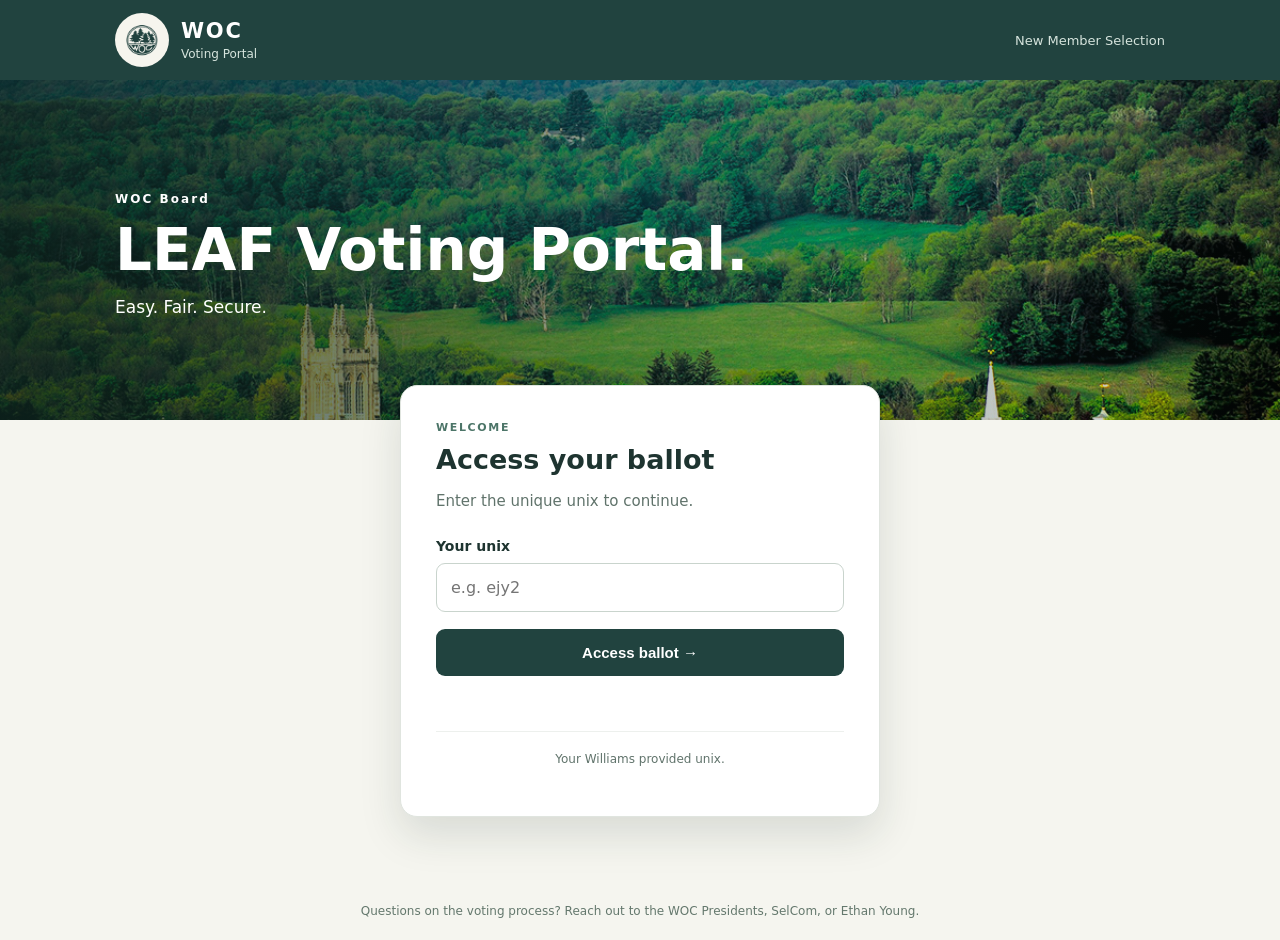
<file: index.html>
<!doctype html>
<html lang="en">
<head>
  <meta charset="utf-8">
  <meta name="viewport" content="width=device-width, initial-scale=1">
  <meta name="theme-color" content="#21433f">
  <title>WOC | Voting Portal</title>

  <link rel="stylesheet" href="style.css">

  <script src="config.js" defer></script>
  <script src="results-core.js" defer></script>
  <script src="script.js" defer></script>

  <style>
    /* Election results */
    .results-summary {
      display: grid;
      grid-template-columns: repeat(3, 1fr);
      gap: 12px;
      margin: 24px 0;
    }

    .results-summary > div {
      background: #f2f6f3;
      border: 1px solid #dce5dc;
      border-radius: 10px;
      padding: 16px 10px;
      text-align: center;
    }

    .results-summary strong {
      display: block;
      color: #234638;
      font-size: 1.8rem;
    }

    .results-summary span {
      display: block;
      margin-top: 5px;
      color: #52695b;
      font-size: 0.8rem;
    }

    .results-table-wrapper {
      overflow-x: auto;
      margin: 18px 0;
    }

    .results-table {
      width: 100%;
      border-collapse: collapse;
    }

    .results-table th,
    .results-table td {
      padding: 12px 10px;
      border-bottom: 1px solid #dce5dc;
      text-align: left;
    }

    .results-table th {
      background: #eef4ef;
      color: #234638;
      font-size: 0.85rem;
    }

    .results-ties {
      margin-top: 24px;
      padding: 16px;
      border: 1px solid #d8c6a2;
      border-radius: 10px;
      background: #faf7ef;
    }

    [hidden] {
      display: none !important;
    }

    @media (max-width: 600px) {
      .results-summary {
        gap: 6px;
      }

      .results-summary > div {
        padding: 12px 5px;
      }

      .results-summary strong {
        font-size: 1.4rem;
      }

      .results-table {
        font-size: 0.85rem;
      }
    }
  </style>
</head>

<body>

  <!-- WOC HEADER -->
  <header class="site-header">
    <div class="header-inner">

      <a class="brand" href="./"
         aria-label="WOC voting portal home">

        <img src="assets/woc-logo.png" alt="WOC logo">

        <span>
          <strong>WOC</strong>
          <small>Voting Portal</small>
        </span>
      </a>

      <span class="header-tag">
        New Member Selection
      </span>

    </div>
  </header>

  <main>

    <!-- LANDSCAPE BANNER -->
    <section class="hero"
             aria-label="WOC landscape photograph">

      <div class="hero-overlay">
        <p>WOC Board</p>
        <h1>LEAF Voting Portal.</h1>
        <span>Easy. Fair. Secure.</span>
      </div>

    </section>

    <section class="login-section">

      <!-- UNIX LOGIN -->
      <div class="login-card" id="login-card">

        <div class="eyebrow">WELCOME</div>

        <h2>Access your ballot</h2>

        <p>Enter the unique unix to continue.</p>

        <form id="unix-form">

          <label for="unix">Your unix</label>

          <input
            id="unix"
            name="unix"
            type="text"
            placeholder="e.g. ejy2"
            autocomplete="off"
            autocapitalize="none"
            spellcheck="false"
            maxlength="64"
            required
          >

          <button id="submit" type="submit">
            Access ballot
            <span aria-hidden="true">→</span>
          </button>

        </form>

        <p class="message"
           id="message"
           role="status"
           aria-live="polite"></p>

        <p class="fine-print">
          Your Williams provided unix.
        </p>

      </div>

      <!-- FIVE-LEAF BALLOT -->
      <div class="login-card ballot-card"
           id="ballot-card" hidden>

        <div class="ballot-top">
          <span class="eyebrow">
            WOC BOARD ELECTION
          </span>

          <span id="ballot-progress-label"></span>
        </div>

        <div class="progress-track">
          <div id="ballot-progress-fill"></div>
        </div>

        <h2 id="candidate-name"></h2>

        <p class="eyebrow">PROFILE</p>

        <p id="candidate-profile"
           class="profile-text"></p>

        <div class="rating-panel">

          <div class="sapling" aria-hidden="true">

            <svg viewBox="0 0 110 128"
                 width="105"
                 height="125">

              <path
                d="M55 111 Q53 78 55 18"
                stroke="#597A4F"
                stroke-width="3.5"
                fill="none"
                stroke-linecap="round"
              />

              <path class="leaf"
                d="M55 96 Q26 95 14 73 Q43 68 55 96"/>

              <path class="leaf"
                d="M55 78 Q85 77 96 55 Q69 52 55 78"/>

              <path class="leaf"
                d="M55 62 Q27 61 18 39 Q44 36 55 62"/>

              <path class="leaf"
                d="M55 47 Q82 44 91 23 Q65 22 55 47"/>

              <path class="leaf"
                d="M55 32 Q39 13 55 3 Q72 14 55 32"/>

              <path
                d="M38 111 L72 111 L67 125 L43 125 Z"
                fill="#A97350"
              />

              <path
                d="M38 111 L72 111"
                stroke="#885D40"
                stroke-width="3"
                stroke-linecap="round"
              />

            </svg>
          </div>

          <div class="rating-copy">

            <p class="eyebrow">YOUR RATING</p>

            <strong id="leaf-number">
              3 Leaves
            </strong>

            <p id="rating-description">
              Neutral on this candidate
            </p>

          </div>
        </div>

        <label for="rating-slider">
          Rate this candidate from 1 to 5 leaves
        </label>

        <input
          id="rating-slider"
          type="range"
          min="1"
          max="5"
          step="1"
          value="3"
        >

        <div class="slider-labels">
          <span>1 · No confidence</span>
          <span>5 · High confidence</span>
        </div>

        <p class="fine-print">
          Select a rating to continue.
          Once submitted, you cannot go back
          or change it.
        </p>

        <button id="rating-submit"
                type="button" disabled>
          Submit Rating &amp; Continue →
        </button>

        <p id="ballot-message"
           class="message"
           role="status"
           aria-live="polite"></p>

      </div>

      <!-- BALLOT COMPLETE -->
      <div class="login-card success-card"
           id="complete-card" hidden>

        <div class="eyebrow">
          BALLOT COMPLETE
        </div>

        <h2>Thank you for voting!</h2>

        <p>
          All candidate ratings have been submitted.
        </p>

        <button id="finish" type="button">
          Finish
        </button>

      </div>

      <!-- ELECTION CLOSED -->
      <div class="login-card success-card"
           id="closed-card" hidden>

        <div class="eyebrow">
          ELECTION STATUS
        </div>

        <h2>Voting is not currently open</h2>

        <p>
          Please return when SelCom opens
          the election.
        </p>

        <button id="closed-back" type="button">
          Back to login
        </button>

      </div>

      <!-- ELECTION RESULTS -->
      <div class="login-card results-card"
           id="results-card" hidden>

        <div class="eyebrow">
          WOC BOARD ELECTION
        </div>

        <h2>Election Results</h2>

        <p>
          Thank you for participating in the
          WOC Board Election.
          Below are the final results.
        </p>

        <div class="results-summary">

          <div>
            <strong id="results-voters">—</strong>
            <span>Completed Ballots</span>
          </div>

          <div>
            <strong id="results-candidates">—</strong>
            <span>Candidates</span>
          </div>

          <div>
            <strong id="results-seats">—</strong>
            <span>Board Seats</span>
          </div>

        </div>

        <h3>Candidate Rankings</h3>

        <div class="results-table-wrapper">

          <table class="results-table">

            <thead>
              <tr>
                <th>Rank</th>
                <th>Candidate</th>
                <th>Average Leaves</th>
                <th>Total Leaves</th>
                <th>Result</th>
              </tr>
            </thead>

            <tbody id="results-list"></tbody>

          </table>

        </div>

        <div id="results-ties"
             class="results-ties" hidden>

          <h3>Tiebreaker Information</h3>

          <div id="results-tie-details"></div>

        </div>

        <p id="results-message"
           class="message"
           role="status"
           aria-live="polite"></p>

        <button id="results-finish"
                type="button">
          Finish
        </button>

      </div>

    </section>

  </main>

  <!-- FOOTER -->
  <footer>
    Questions on the voting process?
    Reach out to the WOC Presidents,
    SelCom, or Ethan Young.
  </footer>

</body>
</html>
</file>
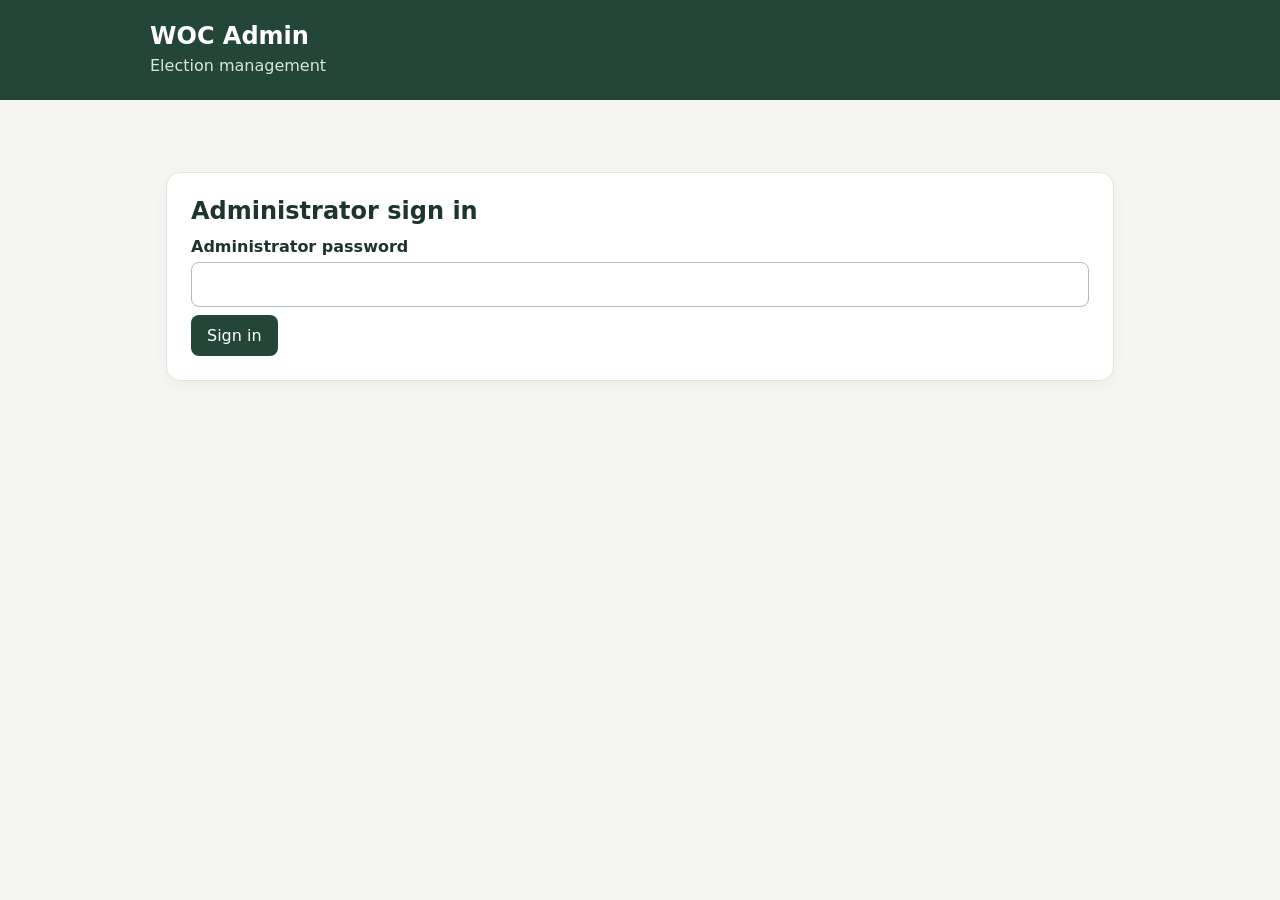
<file: admin.html>
<!doctype html><html lang="en"><head><meta charset="utf-8"><meta name="viewport" content="width=device-width,initial-scale=1"><title>WOC | Admin Dashboard</title><link rel="stylesheet" href="admin.css"></head><body>
<header><h1>WOC Admin</h1><p>Election management</p></header><main><p id="status" role="status" aria-live="polite"></p>
<section class="panel" id="auth-panel"><h2>Administrator sign in</h2><form id="login-form"><label for="password">Administrator password</label><input id="password" type="password" autocomplete="current-password" required><button>Sign in</button></form></section>
<div id="dashboard" hidden>
<section class="panel"><div class="flex"><div><h2>Dashboard overview</h2></div><div><button class="secondary" id="refresh">Refresh</button><button class="secondary" id="signout">Sign out</button></div></div><div class="overview-stats"><div class="overview-stat"><h3>Registered Voters</h3><div class="count" id="count">Loading…</div></div><div class="overview-stat"><h3>Registered Candidates</h3><div class="count" id="candidate-total">Loading…</div></div></div></section>
<section class="panel"><h2>Election Control</h2><p id="election-status" class="election-status">Loading election status…</p><p id="election-help" class="hint"></p><button id="open-voting" type="button" hidden>Open Voting</button><button id="close-voting" type="button" class="danger" hidden>Close Voting</button><p class="hint">Opening locks candidate information, saved order and board seats. Manual closure excludes unfinished ballots. Automatic closure occurs when every unix finishes.</p></section>
<section class="panel"><h2>Voting turnout</h2><p id="turnout-summary" class="hint">Loading turnout…</p></section><section class="panel" id="admin-results-panel" hidden><h2>Election Results</h2><div id="admin-results"></div></section><section class="panel"><h2>Add a Unix</h2><form id="single-form"><label for="single">Unix</label><input id="single" required pattern="[a-z0-9]{4,32}" placeholder="e.g. ejy2"><button>Add unix</button></form></section>
<section class="panel"><h2>Registered Unixes</h2><label for="unix-search">Search registered unixes</label><input id="unix-search" type="search" placeholder="Search unixes…"><p id="unix-list-status" role="status"></p><div class="tablewrap"><table><thead><tr><th>Unix</th><th>Action</th></tr></thead><tbody id="unix-list"></tbody></table></div></section>
<section class="panel"><h2>Board election settings</h2><form id="seats-form"><label for="seats-display">Available board seats</label><div class="seat-stepper"><button type="button" id="seats-minus" class="secondary seat-button" aria-label="Decrease available board seats">−</button><output id="seats-display">10</output><button type="button" id="seats-plus" class="secondary seat-button" aria-label="Increase available board seats">+</button></div><input id="seats" type="hidden" value="10"><button id="seats-save" type="submit">Save seats</button><p id="seats-feedback" class="hint" role="status" aria-live="polite"></p></form><p class="hint">Use + and −, then save.</p></section>
<section class="panel"><h2>Manage Candidates</h2><p class="hint">Enter the profile prepared by the Selection Committee.</p><form id="candidate-form"><input id="candidate-id" type="hidden"><label for="candidate-name">Candidate full name</label><input id="candidate-name" maxlength="150" required><label for="candidate-profile">Selection Committee profile</label><textarea id="candidate-profile" maxlength="10000" rows="6" required></textarea><button id="candidate-save">Add candidate</button><button id="candidate-cancel" type="button" class="secondary" hidden>Cancel edit</button></form><div class="flex"><div><h3>Registered candidates</h3><p id="candidate-count" class="hint"></p></div><div><label for="candidate-order">Ballot candidate order</label><select id="candidate-order"><option value="alphabetical">Alphabetical</option><option value="random">Randomized</option></select><button id="reshuffle" type="button" class="secondary" hidden>Shuffle again</button></div></div><p class="hint" id="order-feedback">Choose an order and save it before opening voting.</p><button id="save-order" type="button">Save Ballot Order</button><label for="candidate-search">Search candidates</label><input id="candidate-search" type="search" placeholder="Search names or profiles"><div id="candidate-list" class="candidate-list"></div></section>
</div></main><script src="config.js"></script><script src="results-core.js"></script><script type="module" src="admin.js"></script></body></html>
</file>
<file: style.css>
:root{font-family:Inter,ui-sans-serif,system-ui,-apple-system,BlinkMacSystemFont,"Segoe UI",sans-serif;color:#1e3430;background:#f5f5ef;font-synthesis:none}*{box-sizing:border-box}body{margin:0}.site-header{background:#21433f;color:#fff}.header-inner{max-width:1100px;margin:auto;padding:13px 25px;display:flex;align-items:center;justify-content:space-between}.brand{display:flex;align-items:center;gap:12px;color:inherit;text-decoration:none}.brand img{width:54px;height:54px;object-fit:contain;background:#f6f5ee;border-radius:50%;padding:3px}.brand strong{display:block;font-size:21px;letter-spacing:.08em}.brand small{font-size:12px;color:#d6e4dd}.header-tag{font-size:13px;color:#d6e4dd}.hero{min-height:340px;background:linear-gradient(90deg,rgba(15,41,35,.75),rgba(15,41,35,.12)),url('assets/woc-landscape.jpg') center 48%/cover;display:flex;align-items:center}.hero-overlay{width:min(1100px,100%);margin:auto;padding:65px 25px;color:#fff}.hero-overlay p{font-size:12px;letter-spacing:.17em;font-weight:700}.hero h1{font-size:clamp(35px,5vw,58px);line-height:1.12;margin:12px 0}.hero span{font-size:17px;max-width:520px;display:block;line-height:1.5}.login-section{padding:0 18px 65px;position:relative;margin-top:-35px}.login-card{max-width:480px;margin:auto;padding:35px;background:white;border:1px solid #e0e5df;border-radius:17px;box-shadow:0 18px 42px rgba(22,48,40,.13)}.eyebrow{font-size:11px;letter-spacing:.15em;font-weight:800;color:#4c7568}.login-card h2{font-size:27px;margin:10px 0}.login-card>p{color:#60736b;line-height:1.55;font-size:15px}form{margin-top:25px}label{display:block;font-weight:700;font-size:14px;margin-bottom:9px}input{width:100%;border:1px solid #c9d4cd;border-radius:9px;padding:14px;font:inherit;outline:none}input:focus{border-color:#21433f;box-shadow:0 0 0 3px #dce9e2}button{width:100%;border:0;background:#21433f;color:#fff;border-radius:9px;padding:15px;margin-top:17px;font-size:15px;font-weight:700;cursor:pointer}button:hover{background:#2e5b52}button:disabled{opacity:.65;cursor:wait}.message{min-height:20px;margin:13px 0 0;font-size:14px}.message.error{color:#a52b2b}.message.ok{color:#246446}.fine-print{border-top:1px solid #edf0ed;padding-top:18px;margin-top:22px;font-size:12px!important;text-align:center}footer{text-align:center;padding:22px;color:#64786d;font-size:12px}.success-card{text-align:center}[hidden]{display:none!important}@media(max-width:600px){.hero{min-height:310px}.hero-overlay{padding:45px 22px 75px}.login-card{padding:26px 22px}.header-tag{display:none}}
/* Stage 5 ballot additions */
[hidden]{display:none!important}
.ballot-card{max-width:780px;width:100%}
.ballot-top{display:flex;justify-content:space-between;gap:12px;align-items:center;color:#53665e;font-size:.85rem}
.progress-track{height:7px;border-radius:10px;background:#e4e9e3;overflow:hidden;margin:14px 0 26px}
#ballot-progress-fill{height:100%;width:0;background:#38664b;transition:width .2s}
.profile-text{white-space:pre-line;line-height:1.85;font-size:1.04rem;color:#283b33;margin:18px 0 30px}
.rating-panel{display:flex;align-items:center;gap:22px;border-top:1px solid #e0e7e0;padding:20px 0 10px}
.sapling{flex:0 0 110px;border-radius:12px;background:#f0f4ef;text-align:center;padding:6px}
.sapling .leaf{fill:#55865a;stroke:#47774a;stroke-width:1;transition:opacity .15s}
.rating-copy .eyebrow{margin:0 0 8px}
#leaf-number{font-size:1.7rem;color:#21433f}
#rating-description{margin:6px 0}
#rating-slider{width:100%;accent-color:#315c43;cursor:pointer;margin:16px 0 0}
.slider-labels{display:flex;justify-content:space-between;gap:12px;font-size:.82rem;color:#566b5e}
#rating-submit{width:100%;margin-top:20px}
#rating-submit:disabled{opacity:.5;cursor:not-allowed}
@media(max-width:540px){.rating-panel{gap:12px}.sapling{flex-basis:92px}.sapling svg{max-width:90px}.profile-text{font-size:1rem}}
</file>
<file: admin.css>
:root{font-family:system-ui,-apple-system,Segoe UI,sans-serif;color:#1d352c;background:#f5f6f1}*{box-sizing:border-box}[hidden]{display:none!important}body{margin:0}header{background:#234638;color:white;padding:22px max(20px,calc((100vw - 980px)/2))}header h1{margin:0;font-size:1.5rem}header p{margin:4px 0 0;color:#d8e6db}main{max-width:980px;margin:32px auto;padding:0 16px}.panel{background:white;border:1px solid #dce5dc;border-radius:14px;padding:24px;margin-bottom:18px;box-shadow:0 4px 16px #1735230a}h2{margin:0 0 12px}p{line-height:1.5}label{display:block;font-weight:600;margin:12px 0 6px}input,textarea,select{width:100%;padding:12px;border:1px solid #aebfb3;border-radius:8px;font:inherit}textarea{min-height:130px}button{border:0;border-radius:8px;background:#234638;color:white;padding:11px 16px;font:inherit;cursor:pointer;margin:8px 8px 0 0}button.secondary{background:#e5eee7;color:#234638}button.danger{background:#a02e2e}button:disabled{opacity:.55;cursor:not-allowed}.flex{display:flex;flex-wrap:wrap;gap:12px;align-items:center}.flex>*{flex:1;min-width:180px}#status{min-height:24px;font-weight:600;overflow-wrap:anywhere}.count{font-size:1.5rem;font-weight:700}.tablewrap{overflow:auto;max-height:420px;border:1px solid #dce5dc;border-radius:8px}table{width:100%;border-collapse:collapse}th,td{text-align:left;padding:10px 12px;border-bottom:1px solid #e8eee9}th{background:#eef4ef;position:sticky;top:0}td:last-child{text-align:right}td button{margin:0;padding:6px 12px}.hint{color:#5c6c61;font-size:.9rem}#unix-list-status{font-size:.9rem;color:#5c6c61}.candidate-list{display:grid;gap:12px;margin-top:18px}.candidate-card{border:1px solid #dce5dc;border-radius:10px;padding:16px;background:#fafcf9}.candidate-card h3{margin:0 0 8px}.candidate-card p{white-space:pre-wrap;overflow-wrap:anywhere}.candidate-actions{display:flex;flex-wrap:wrap;gap:6px}.seat-stepper{display:flex;align-items:center;gap:18px;margin:8px 0 12px}.seat-button{width:48px;height:48px;padding:0;margin:0;font-size:1.6rem;font-weight:700}.seat-stepper output{min-width:42px;text-align:center;font-size:2rem;font-weight:700;font-variant-numeric:tabular-nums}@media(max-width:600px){.panel{padding:16px}header{padding:20px}}

[hidden]{display:none!important}
</file>
